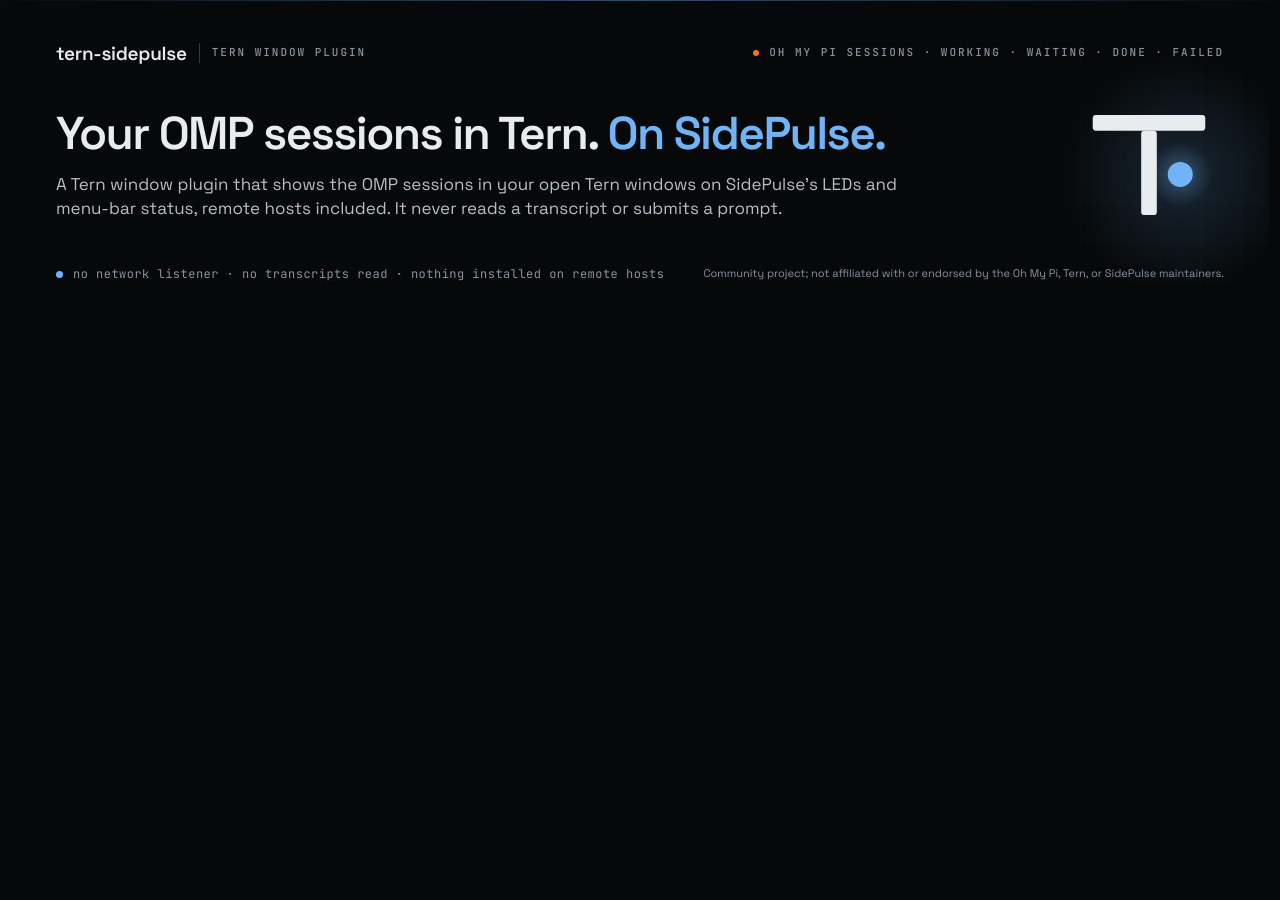
<file: assets/banner.html>
<!doctype html>
<html lang="en">
<head>
<meta charset="utf-8">
<title>tern-sidepulse — banner</title>
<link rel="stylesheet" href="brand.css">
<style>
  .banner { width: 1280px; height: 320px; padding: 38px 56px 34px; display: grid; grid-template-rows: 30px 1fr 24px; }
  .top, .bottom { display: flex; align-items: center; justify-content: space-between; }
  .brand-name { font-size: 19px; }
  .hero { display: grid; grid-template-columns: 1fr 150px; align-items: center; gap: 60px; }
  h1 { margin: 0; font-size: 46px; line-height: 1.05; letter-spacing: -.035em; font-weight: 600; }
  h1 span { color: var(--pane); }
  .sub { margin-top: 14px; max-width: 860px; color: var(--body); font-size: 17px; line-height: 1.42; }
  .pane-mark { width: 150px; height: 150px; }
  .bottom { justify-content: flex-start; gap: 10px; font-size: 12px; color: var(--muted); letter-spacing: .04em; white-space: nowrap; }
  .bottom .sep { color: var(--line-strong); }
  .bottom .legal { margin-left: auto; font-family: "Space Grotesk", system-ui, sans-serif; font-size: 11px; letter-spacing: 0; color: var(--muted); }
</style>
</head>
<body>
<div class="canvas banner">
  <div class="top">
    <div class="brand"><span class="brand-name">tern-sidepulse</span><span class="brand-rule"></span><span class="eyebrow">Tern window plugin</span></div>
    <div class="eyebrow" style="display:flex;align-items:center;gap:10px"><span class="kin"></span><span>Oh My Pi sessions · working · waiting · done · failed</span></div>
  </div>
  <div class="hero">
    <div>
      <h1>Your OMP sessions in Tern. <span>On SidePulse.</span></h1>
      <div class="sub">A Tern window plugin that shows the OMP sessions in your open Tern windows on SidePulse's LEDs and menu-bar status, remote hosts included. It never reads a transcript or submits a prompt.</div>
    </div>
    <div class="pane-mark"><img src="logo.svg" alt=""></div>
  </div>
  <div class="bottom mono">
    <span class="dot"></span>
    <span>no network listener · no transcripts read · nothing installed on remote hosts</span>
    <span class="legal">Community project; not affiliated with or endorsed by the Oh My Pi, Tern, or SidePulse maintainers.</span>
  </div>
</div>
</body>
</html>
</file>
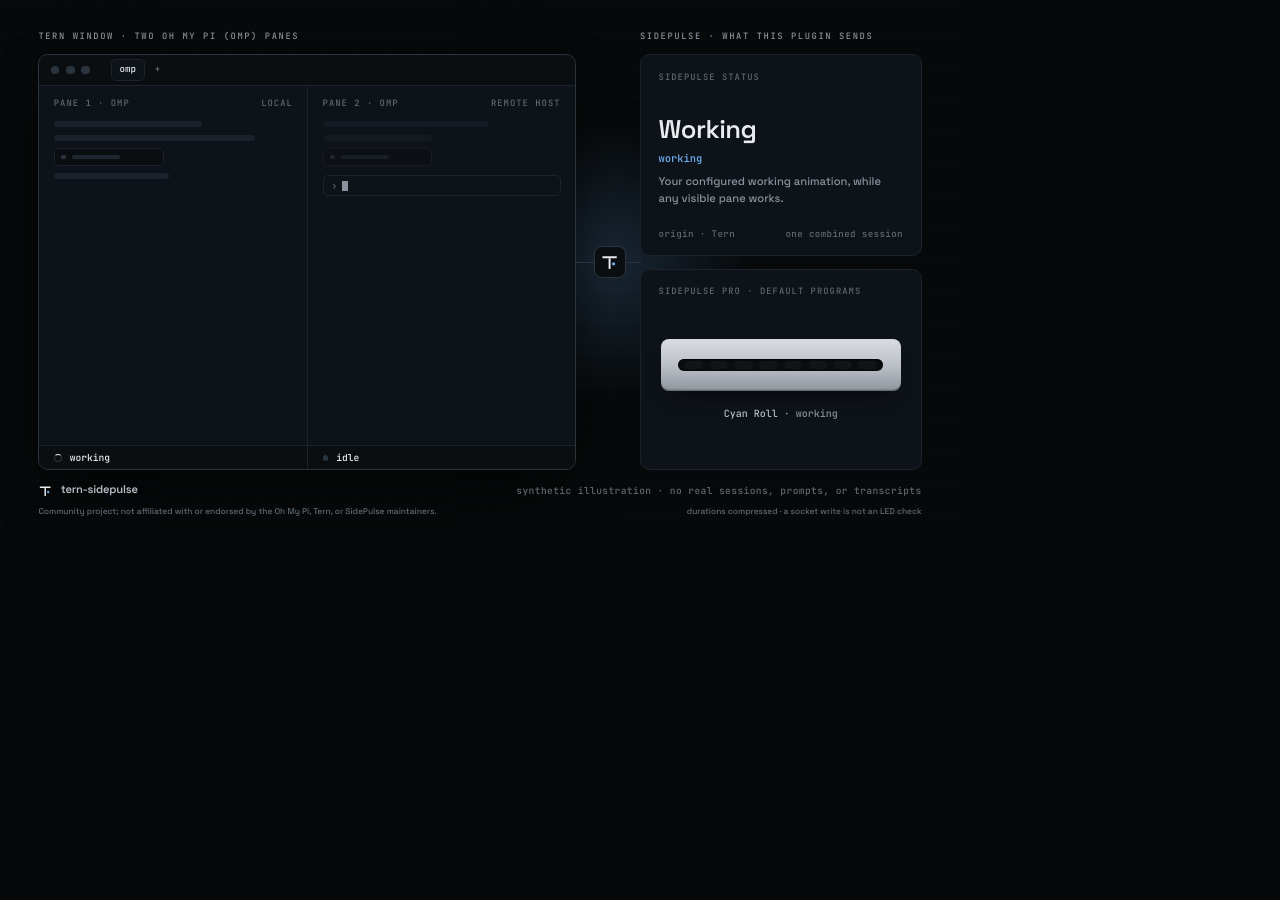
<file: assets/demo.html>
<!doctype html>
<html lang="en">
<head>
<meta charset="utf-8">
<title>tern-sidepulse — synthetic demo</title>
<link rel="stylesheet" href="brand.css">
<style>
  /* Synthetic illustration (docs/media/README.md). Every pixel is a function of `?t=<seconds>`:
     scripts/render_assets.py captures one headless-Chrome screenshot per frame, so nothing here reads
     the clock. Design coordinates are 1200×675; `zoom: 0.8` renders the 960×540 canvas. */
  :root {
    --surface: #0E1319; --raised: #0B0E11; --border-subtle: #161C22; --border: #1C232B; --border-strong: #2A343E;
    --faint: #5F6870;
    --led-cyan: #00E5FF; --led-amber: #FF3A00; --led-green: #00FF66; --led-dim: #006060;
    --t: 0s;
  }
  html, body { width: 960px; height: 540px; }
  .canvas { width: 1200px; height: 675px; zoom: 0.8; }
  .canvas::after { display: none; }
  .eyebrow.l { position: absolute; left: 48px; top: 40px; }
  .eyebrow.r { position: absolute; left: 800px; top: 40px; }

  /* A Tern window reduced to chrome: title bar, one tab, two panes with skeleton transcripts. */
  .win { position: absolute; left: 48px; top: 68px; width: 672px; height: 520px; border-radius: 12px; background: var(--surface); border: 1px solid var(--border-strong); box-shadow: 0 30px 80px -30px rgba(0, 0, 0, 0.9); overflow: hidden; }
  .titlebar { height: 38px; display: flex; align-items: center; padding: 0 14px; gap: 8px; border-bottom: 1px solid var(--border); background: var(--raised); }
  .titlebar i { width: 11px; height: 11px; border-radius: 50%; background: var(--border-strong); display: block; }
  .titlebar .tabs { margin-left: 18px; display: flex; gap: 6px; align-items: center; }
  .tab { font: 500 11.5px/1 "JetBrains Mono", ui-monospace, monospace; color: var(--muted); padding: 7px 10px; border-radius: 6px; }
  .tab.on { color: var(--ink); background: var(--surface); border: 1px solid var(--border); }
  .tab.plus { color: var(--faint); padding: 7px 6px; }
  .panes { position: absolute; inset: 39px 0 0 0; display: grid; grid-template-columns: 1fr 1fr; }
  .pane { position: relative; padding: 16px 18px 46px; overflow: hidden; }
  .pane + .pane { border-left: 1px solid var(--border); }
  .pane .head { font: 500 11px/1 "JetBrains Mono", ui-monospace, monospace; letter-spacing: 0.12em; text-transform: uppercase; color: var(--faint); margin-bottom: 16px; display: flex; justify-content: space-between; }
  .lines { display: grid; gap: 9px; align-content: start; }
  .line { height: 8px; border-radius: 4px; background: #1A212A; }
  .line.hot { background: #243040; }
  .line.tool { height: 22px; border-radius: 6px; background: var(--raised); border: 1px solid var(--border); width: 46% !important; display: flex; align-items: center; padding: 0 8px; gap: 8px; }
  .line.tool::before { content: ""; width: 6px; height: 6px; border-radius: 2px; background: var(--border-strong); }
  .line.tool::after { content: ""; height: 6px; width: 50%; border-radius: 3px; background: #1F2831; }
  .ask { margin-top: 12px; border: 1px solid var(--border-strong); border-radius: 8px; padding: 12px; display: grid; gap: 9px; background: var(--raised); }
  .ask .q { height: 8px; width: 70%; border-radius: 4px; background: var(--border-strong); }
  .ask .opt { height: 24px; border-radius: 6px; border: 1px solid var(--border); display: flex; align-items: center; padding: 0 8px; gap: 8px; }
  .ask .opt::before { content: ""; width: 7px; height: 7px; border-radius: 50%; border: 1px solid var(--border-strong); }
  .ask .opt i { height: 6px; width: 52%; border-radius: 3px; background: #1F2831; display: block; }
  .ask .opt.sel { border-color: var(--border-strong); background: #131A22; }
  .ask .opt.sel::before { background: var(--ink); border-color: var(--ink); }
  .prompt { margin-top: 12px; height: 26px; border-radius: 6px; border: 1px solid var(--border); display: flex; align-items: center; padding: 0 10px; font: 500 12px/1 "JetBrains Mono", ui-monospace, monospace; color: var(--faint); gap: 6px; }
  .prompt .caret { width: 7px; height: 13px; background: var(--muted); }
  .status { position: absolute; left: 0; right: 0; bottom: 0; height: 30px; border-top: 1px solid var(--border); padding: 0 18px; display: flex; align-items: center; gap: 10px; font: 500 12px/1 "JetBrains Mono", ui-monospace, monospace; color: var(--muted); background: var(--raised); }
  .status b { font-weight: 500; color: var(--ink); }
  .status .dot { width: 7px; height: 7px; border-radius: 50%; background: var(--border-strong); }
  .status .spin { width: 10px; height: 10px; border-radius: 50%; border: 2px solid var(--border-strong); border-top-color: var(--ink); animation: spin 0.9s linear infinite; animation-delay: calc(-1 * var(--t)); animation-play-state: paused; }
  @keyframes spin { to { transform: rotate(360deg); } }
  .pane[data-state="working"] .status .dot { display: none; }
  .pane:not([data-state="working"]) .status .spin { display: none; }
  .pane[data-state="waiting"] .status .dot { background: var(--ink); }
  .pane[data-state="done"] .status .dot { background: var(--body); }
  .pane[data-state="idle"] .status .dot { background: var(--border-strong); }
  .pane[data-state="idle"] .lines { opacity: 0.55; }
  .pane .ask, .pane .prompt { display: none; }
  .pane[data-state="waiting"] .ask { display: grid; }
  .pane[data-state="idle"] .prompt { display: flex; }

  /* The connector: the plugin carries one status from the window to SidePulse. */
  .link { position: absolute; left: 720px; top: 327px; width: 80px; height: 2px; background: var(--border-strong); }
  .link .pulse { position: absolute; top: -4px; left: -5px; width: 10px; height: 10px; border-radius: 50%; background: var(--pane); box-shadow: 0 0 12px 3px var(--pane-glow); opacity: 0; }
  .mark { position: absolute; left: 742px; top: 308px; width: 40px; height: 40px; display: grid; place-items: center; border-radius: 10px; background: var(--ink-dark); border: 1px solid var(--border-strong); }
  .mark svg { width: 24px; height: 24px; }
  .glow { position: absolute; left: 762px; top: 328px; width: 460px; height: 460px; transform: translate(-50%, -50%); z-index: -1; background: radial-gradient(circle, var(--pane-glow) 0%, transparent 55%); }

  /* SidePulse: the status it shows and its default LED programs on an eight-LED strip. */
  .sp { position: absolute; left: 800px; top: 68px; width: 352px; height: 520px; display: grid; grid-template-rows: 1fr 1fr; gap: 16px; }
  .card { position: relative; border-radius: 12px; background: var(--surface); border: 1px solid var(--border); padding: 22px; }
  .card .k { font: 500 11px/1 "JetBrains Mono", ui-monospace, monospace; letter-spacing: 0.12em; text-transform: uppercase; color: var(--faint); }
  .card .mode { margin-top: 44px; font: 600 32px/1.05 "Space Grotesk", system-ui, sans-serif; letter-spacing: -0.02em; color: var(--ink); }
  .card .key { margin-top: 10px; font: 500 13px/1.4 "JetBrains Mono", ui-monospace, monospace; color: var(--pane); }
  .card .note { margin-top: 10px; font: 500 14px/1.45 "Space Grotesk", system-ui, sans-serif; color: var(--muted); }
  .card .sess { position: absolute; left: 22px; right: 22px; bottom: 20px; display: flex; justify-content: space-between; font: 500 11.5px/1 "JetBrains Mono", ui-monospace, monospace; color: var(--faint); letter-spacing: 0.04em; }
  .device { display: grid; align-content: center; justify-items: center; gap: 20px; }
  .device .k { position: absolute; left: 22px; top: 22px; }
  .edge { position: relative; width: 300px; height: 64px; margin-top: 26px; border-radius: 10px; background: linear-gradient(180deg, #D9DDE2 0%, #B9BEC5 55%, #8F959D 100%); box-shadow: inset 0 -2px 0 rgba(0, 0, 0, 0.25), 0 14px 30px -16px rgba(0, 0, 0, 0.9); }
  .edge::before { content: ""; position: absolute; left: 22px; right: 22px; top: 24px; height: 16px; border-radius: 8px; background: #0A0C0E; box-shadow: inset 0 1px 2px rgba(0, 0, 0, 0.9); }
  .leds { position: absolute; left: 30px; right: 30px; top: 27px; height: 10px; display: grid; grid-template-columns: repeat(8, 1fr); gap: 8px; }
  .led { height: 10px; border-radius: 5px; background: #111518; --c: var(--led-cyan); animation-delay: calc(-1 * var(--t)) !important; animation-play-state: paused !important; }
  /* cyan-roll-8.LED: each LED pulses #00E5FF over 760 ms, 95 ms behind its neighbour. The delays stay
     negative (the program has always been running), offset so t=0 shows the wave mid-roll. */
  .leds[data-prog="cyan-roll"] .led { animation: roll 760ms ease-in-out infinite; }
  .leds[data-prog="cyan-roll"] .led:nth-child(1) { animation-delay: calc(-1 * var(--t) - 1140ms + 0ms) !important; }
  .leds[data-prog="cyan-roll"] .led:nth-child(2) { animation-delay: calc(-1 * var(--t) - 1140ms + 95ms) !important; }
  .leds[data-prog="cyan-roll"] .led:nth-child(3) { animation-delay: calc(-1 * var(--t) - 1140ms + 190ms) !important; }
  .leds[data-prog="cyan-roll"] .led:nth-child(4) { animation-delay: calc(-1 * var(--t) - 1140ms + 285ms) !important; }
  .leds[data-prog="cyan-roll"] .led:nth-child(5) { animation-delay: calc(-1 * var(--t) - 1140ms + 380ms) !important; }
  .leds[data-prog="cyan-roll"] .led:nth-child(6) { animation-delay: calc(-1 * var(--t) - 1140ms + 475ms) !important; }
  .leds[data-prog="cyan-roll"] .led:nth-child(7) { animation-delay: calc(-1 * var(--t) - 1140ms + 570ms) !important; }
  .leds[data-prog="cyan-roll"] .led:nth-child(8) { animation-delay: calc(-1 * var(--t) - 1140ms + 665ms) !important; }
  @keyframes roll { 0%, 100% { background: #111518; box-shadow: none; } 50% { background: var(--led-cyan); box-shadow: 0 0 10px 2px rgba(0, 229, 255, 0.75), 0 0 28px 6px rgba(0, 229, 255, 0.25); } }
  /* amber-pulse.LED: off, then #FF3A00 over a 1.6 s pulse, repeated. */
  .leds[data-prog="amber-pulse"] .led { --c: var(--led-amber); animation: amber 1.6s ease-in-out infinite; }
  @keyframes amber { 0%, 100% { background: #111518; box-shadow: none; } 50% { background: var(--led-amber); box-shadow: 0 0 10px 2px rgba(255, 58, 0, 0.75), 0 0 28px 6px rgba(255, 58, 0, 0.25); } }
  /* solid-green.LED: #00FF66. */
  .leds[data-prog="solid-green"] .led { background: var(--led-green); box-shadow: 0 0 10px 2px rgba(0, 255, 102, 0.75), 0 0 28px 6px rgba(0, 255, 102, 0.25); }
  /* idle-pulse-8.LED: off for 2 s, then LEDs 2–5 ease to #006060 #00E5FF #00E5FF #006060 over 2 s, repeated. */
  .leds[data-prog="idle-pulse"] .led { animation: idle 4s ease-in-out infinite; }
  .leds[data-prog="idle-pulse"] .led:nth-child(3), .leds[data-prog="idle-pulse"] .led:nth-child(6) { --c: var(--led-dim); }
  .leds[data-prog="idle-pulse"] .led:nth-child(1), .leds[data-prog="idle-pulse"] .led:nth-child(2), .leds[data-prog="idle-pulse"] .led:nth-child(7), .leds[data-prog="idle-pulse"] .led:nth-child(8) { animation: none; }
  @keyframes idle { 0%, 50%, 100% { background: #111518; box-shadow: none; } 75% { background: var(--c); box-shadow: 0 0 10px 2px color-mix(in srgb, var(--c) 60%, transparent); } }
  .device .prog { font: 500 12.5px/1.4 "JetBrains Mono", ui-monospace, monospace; color: var(--muted); }
  .device .prog b { color: var(--body); font-weight: 500; }

  .foot { position: absolute; left: 48px; right: 48px; bottom: 30px; display: grid; gap: 12px; font: 500 12px/1 "JetBrains Mono", ui-monospace, monospace; letter-spacing: 0.04em; color: var(--faint); }
  .foot .row { display: flex; align-items: center; justify-content: space-between; }
  .foot .brand { gap: 10px; color: var(--body); font: 600 14px/1 "Space Grotesk", system-ui, sans-serif; letter-spacing: -0.015em; }
  .foot .brand svg { width: 18px; height: 18px; }
  .foot .legal { font: 500 10.5px/1 "Space Grotesk", system-ui, sans-serif; letter-spacing: 0; color: var(--faint); }
</style>
</head>
<body>
<div class="canvas">
  <div class="glow"></div>
  <div class="eyebrow l">Tern window · two Oh My Pi (OMP) panes</div>
  <div class="eyebrow r">SidePulse · what this plugin sends</div>

  <div class="win">
    <div class="titlebar"><i></i><i></i><i></i>
      <div class="tabs"><span class="tab on">omp</span><span class="tab plus">+</span></div>
    </div>
    <div class="panes">
      <section class="pane" id="A">
        <div class="head"><span>pane 1 · omp</span><span>local</span></div>
        <div class="lines" id="LA"></div>
        <div class="ask"><div class="q"></div><div class="opt sel"><i></i></div><div class="opt"><i></i></div></div>
        <div class="prompt">›<span class="caret"></span></div>
        <div class="status"><span class="spin"></span><span class="dot"></span><b class="word"></b></div>
      </section>
      <section class="pane" id="B">
        <div class="head"><span>pane 2 · omp</span><span>remote host</span></div>
        <div class="lines" id="LB"></div>
        <div class="ask"><div class="q"></div><div class="opt sel"><i></i></div><div class="opt"><i></i></div></div>
        <div class="prompt">›<span class="caret"></span></div>
        <div class="status"><span class="spin"></span><span class="dot"></span><b class="word"></b></div>
      </section>
    </div>
  </div>

  <div class="link"><div class="pulse" id="pulse"></div></div>
  <div class="mark"><svg viewBox="0 0 96 96" aria-hidden="true"><rect x="12" y="16" width="72" height="10" rx="2" fill="#E8ECEF"/><rect x="43" y="26" width="10" height="54" rx="2" fill="#E8ECEF"/><circle cx="68" cy="54" r="8" fill="#70B3F7"/></svg></div>

  <div class="sp">
    <div class="card">
      <div class="k">SidePulse status</div>
      <div class="mode" id="mode"></div>
      <div class="key" id="key"></div>
      <div class="note" id="note"></div>
      <div class="sess"><span>origin · Tern</span><span>one combined session</span></div>
    </div>
    <div class="card device">
      <div class="k">SidePulse Pro · default programs</div>
      <div class="edge"><div class="leds" id="leds"><i class="led"></i><i class="led"></i><i class="led"></i><i class="led"></i><i class="led"></i><i class="led"></i><i class="led"></i><i class="led"></i></div></div>
      <div class="prog" id="prog"></div>
    </div>
  </div>

  <div class="foot">
    <div class="row">
      <span class="brand"><svg viewBox="0 0 96 96" aria-hidden="true"><rect x="12" y="16" width="72" height="10" rx="2" fill="#E8ECEF"/><rect x="43" y="26" width="10" height="54" rx="2" fill="#E8ECEF"/><circle cx="68" cy="54" r="8" fill="#70B3F7"/></svg>tern-sidepulse</span>
      <span>synthetic illustration · no real sessions, prompts, or transcripts</span>
    </div>
    <div class="row legal"><span>Community project; not affiliated with or endorsed by the Oh My Pi, Tern, or SidePulse maintainers.</span><span>durations compressed · a socket write is not an LED check</span></div>
  </div>
</div>
<script>
(() => {
  const params = new URLSearchParams(location.search);
  if (params.get("probe") === "fonts") {
    document.fonts.ready.then(() => {
      const ok = document.fonts.check('600 32px "Space Grotesk"') && document.fonts.check('500 13px "JetBrains Mono"');
      document.body.dataset.fonts = ok ? "ok" : "missing";
    });
  }
  const t = Math.max(0, parseFloat(params.get("t") || "0"));
  document.documentElement.style.setProperty("--t", t + "s");
  const LAG = 0.6; // the pulse travels the connector, then SidePulse updates
  // [start, pane 1, pane 2, SidePulse mode, status key, note, LED program, program label]
  const SCENES = [
    [0,    "working", "idle",    "Working",           "working",           "Your configured working animation, while any visible pane works.", "cyan-roll",   "Cyan Roll · working"],
    [3,    "working", "waiting", "Waiting for input", "waiting_for_input", "An ask or an approval. Outranks working while any pane waits.",     "amber-pulse", "Amber Pulse · waiting for input"],
    [7,    "working", "working", "Working",           "working",           "The ask was answered; both panes work.",                              "cyan-roll",   "Cyan Roll · working"],
    [9,    "working", "done",    "Working",           "working",           "One turn finished; working still outranks it.",                      "cyan-roll",   "Cyan Roll · working"],
    [10.5, "done",    "done",    "Completed",         "completed",         "Both turns finished. Held for 15 s, unless a session resumes first.", "solid-green", "Solid Green · completed"],
    [13.5, "idle",    "idle",    "Idle / Ready",      "idle_ready",        "Nothing visible, or all idle: this plugin's status is cleared.",      "idle-pulse",  "Idle Pulse · idle / ready"],
  ];
  const WORD = { working: "working", waiting: "waiting for input", done: "done", idle: "idle" };
  let cur = SCENES[0], prev = null, since = 0;
  for (const s of SCENES) { if (t >= s[0]) { prev = cur === s ? prev : cur; cur = s; since = t - s[0]; } }
  const lagging = since < LAG && cur !== SCENES[0] && prev !== null && prev[4] !== cur[4];
  const shown = lagging ? prev : cur;
  const A = document.getElementById("A"), B = document.getElementById("B");
  A.dataset.state = cur[1]; B.dataset.state = cur[2];
  A.querySelector(".word").textContent = WORD[cur[1]]; B.querySelector(".word").textContent = WORD[cur[2]];
  document.getElementById("mode").textContent = shown[3];
  document.getElementById("key").textContent = shown[4];
  document.getElementById("note").textContent = shown[5];
  document.getElementById("leds").dataset.prog = shown[6];
  const label = shown[7].split(" · ");
  const prog = document.getElementById("prog");
  const strong = document.createElement("b"); strong.textContent = label[0];
  prog.replaceChildren(strong, document.createTextNode(" · " + label[1]));
  const pulse = document.getElementById("pulse");
  if (lagging) { const p = since / LAG; pulse.style.opacity = String(1 - Math.pow(p, 3)); pulse.style.left = (-5 + p * 80) + "px"; }

  // Transcript skeletons: fixed line scripts revealed over each pane's working time. Widths are percentages.
  const WA = [62, 84, "tool", 48, 72, 90, "tool", 36, 58, 80, 44, "tool", 66, 52, 78, 40, 70, 34];
  const WB = [70, 46, "tool", 58, 82, 38, 64, "tool", 50, 76, 42];
  function fill(el, script, n, hotEvery) {
    el.replaceChildren();
    for (let i = 0; i < Math.min(n, script.length); i++) {
      const d = document.createElement("div");
      if (script[i] === "tool") d.className = "line tool";
      else { d.className = "line" + (i % hotEvery === hotEvery - 1 ? " hot" : ""); d.style.width = script[i] + "%"; }
      el.appendChild(d);
    }
  }
  // Pane 1 works from t=0 on four seed lines; pane 2 idles on three, waits, then works from t=7.
  const aLines = cur[1] === "working" ? 4 + Math.floor(t * 1.6) : cur[1] === "done" || cur[1] === "idle" ? WA.length : 4;
  const bLines = t < 7 ? 3 : cur[2] === "working" ? 3 + Math.floor((t - 7) * 2.4) : WB.length;
  fill(document.getElementById("LA"), WA, aLines, 5);
  fill(document.getElementById("LB"), WB, bLines, 4);
  for (const caret of document.querySelectorAll(".caret")) caret.style.opacity = (t % 1) < 0.5 ? "1" : "0";
})();
</script>
</body>
</html>
</file>
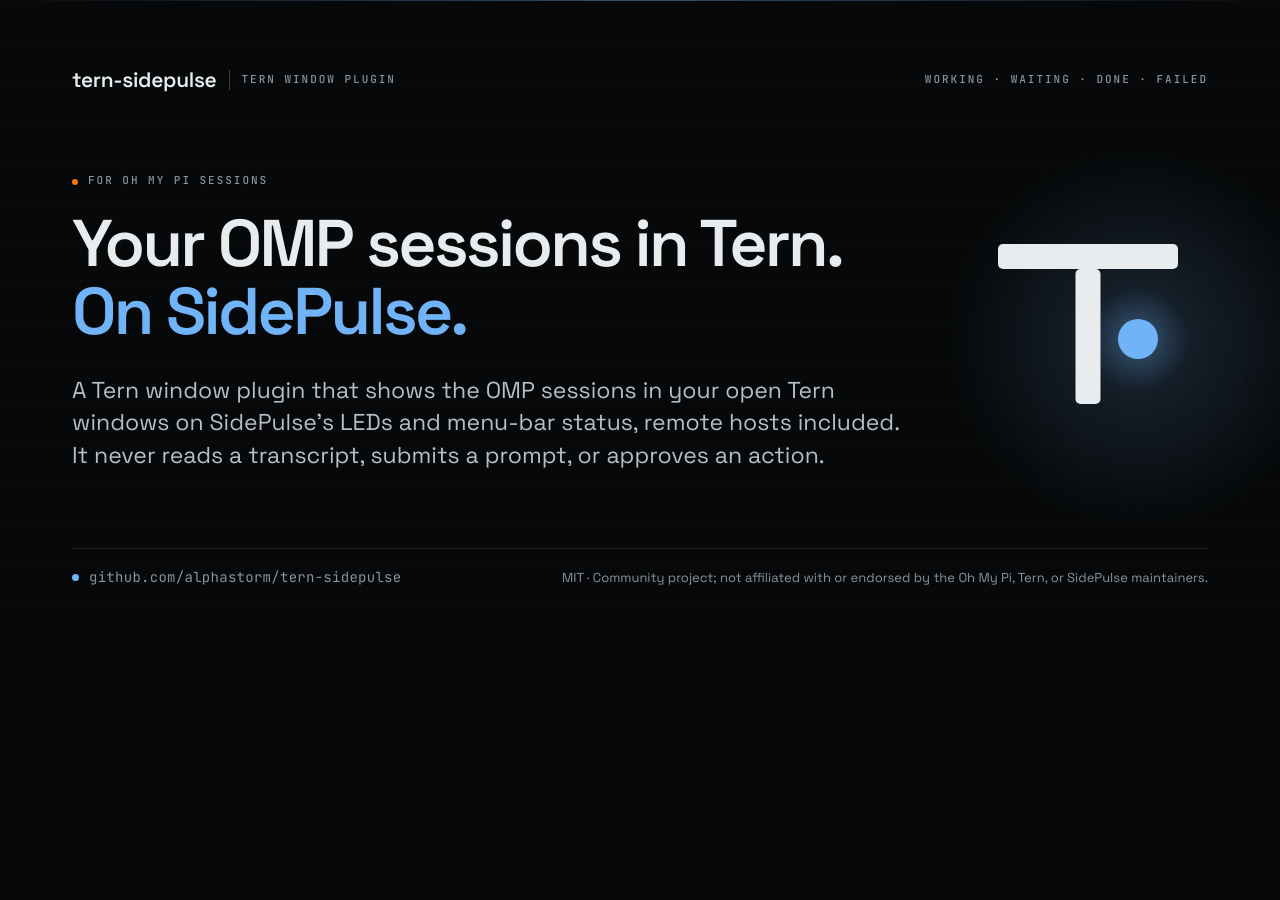
<file: assets/og.html>
<!doctype html>
<html lang="en">
<head>
<meta charset="utf-8">
<title>tern-sidepulse — social preview</title>
<link rel="stylesheet" href="brand.css">
<style>
  .og { width: 1280px; height: 640px; padding: 60px 72px 52px; display: grid; grid-template-rows: 40px 1fr 40px; }
  .top, .bottom { display: flex; align-items: center; justify-content: space-between; }
  .hero { display: grid; grid-template-columns: 1fr 240px; align-items: center; gap: 56px; }
  .kicker { display: flex; align-items: center; gap: 10px; margin-bottom: 24px; }
  h1 { margin: 0; font-size: 66px; line-height: 1.02; letter-spacing: -.04em; font-weight: 600; }
  h1 span { color: var(--pane); }
  .sub { margin-top: 28px; max-width: 830px; color: var(--body); font-size: 23px; line-height: 1.42; text-wrap: pretty; }
  .pane-mark { width: 240px; height: 240px; }
  .bottom { border-top: 1px solid var(--line); padding-top: 18px; font-size: 14px; color: var(--muted); letter-spacing: .02em; }
  .bottom .left { display: flex; align-items: center; gap: 10px; }
  .bottom .legal { font-family: "Space Grotesk", system-ui, sans-serif; font-size: 13px; letter-spacing: 0; color: var(--muted); }
</style>
</head>
<body>
<div class="canvas og">
  <div class="top">
    <div class="brand"><span class="brand-name">tern-sidepulse</span><span class="brand-rule"></span><span class="eyebrow">Tern window plugin</span></div>
    <div class="eyebrow">working · waiting · done · failed</div>
  </div>
  <div class="hero">
    <div>
      <div class="kicker eyebrow"><span class="kin"></span><span>For Oh My Pi sessions</span></div>
      <h1>Your OMP sessions in Tern.<br><span>On SidePulse.</span></h1>
      <div class="sub">A Tern window plugin that shows the OMP sessions in your open Tern windows on SidePulse's LEDs and menu-bar status, remote hosts included. It never reads a transcript, submits a prompt, or approves an action.</div>
    </div>
    <div class="pane-mark"><img src="logo.svg" alt=""></div>
  </div>
  <div class="bottom mono">
    <div class="left"><span class="dot"></span><span>github.com/alphastorm/tern-sidepulse</span></div>
    <div class="legal">MIT · Community project; not affiliated with or endorsed by the Oh My Pi, Tern, or SidePulse maintainers.</div>
  </div>
</div>
</body>
</html>
</file>
<file: assets/brand.css>
/* tern-sidepulse exported-artwork tokens (docs/BRAND.md). Artwork only: the public site serves its own
   first-party font subsets and never loads this file or its Google Fonts import. */
@import url("https://fonts.googleapis.com/css2?family=JetBrains+Mono:wght@400;500&family=Space+Grotesk:wght@500;600&display=swap");

:root {
  --ground: #060809;
  --ink-dark: #0B0E11;
  --ink: #E8ECEF;
  --body: #B6BEC7;
  --muted: #8A939D;
  --line: rgba(232, 236, 239, 0.10);
  --line-strong: rgba(232, 236, 239, 0.22);
  --pane: #70B3F7;
  --pane-glow: rgba(112, 179, 247, 0.18);
  --kinship: #F97316;
}

* { box-sizing: border-box; }
html, body { margin: 0; width: 100%; height: 100%; overflow: hidden; }
body {
  background: var(--ground);
  color: var(--ink);
  font-family: "Space Grotesk", system-ui, sans-serif;
  -webkit-font-smoothing: antialiased;
  text-rendering: geometricPrecision;
}

.canvas { position: relative; overflow: hidden; isolation: isolate; background: var(--ground); }
.canvas::before {
  content: "";
  position: absolute;
  inset: 0;
  z-index: -2;
  opacity: 0.5;
  background-image:
    linear-gradient(rgba(232, 236, 239, 0.025) 1px, transparent 1px),
    linear-gradient(90deg, rgba(232, 236, 239, 0.025) 1px, transparent 1px);
  background-size: 40px 40px;
}
.canvas::after {
  content: "";
  position: absolute;
  left: 0;
  right: 0;
  top: 0;
  height: 1px;
  z-index: -1;
  background: linear-gradient(90deg, transparent, rgba(112, 179, 247, 0.4), transparent);
}

.mono { font-family: "JetBrains Mono", ui-monospace, monospace; }
.eyebrow {
  font-family: "JetBrains Mono", ui-monospace, monospace;
  font-size: 11px;
  line-height: 1;
  font-weight: 500;
  letter-spacing: .18em;
  text-transform: uppercase;
  color: var(--muted);
}
.brand { display: flex; align-items: center; gap: 12px; }
.brand-name { font-size: 21px; font-weight: 600; letter-spacing: -.015em; }
.brand-rule { width: 1px; height: 20px; background: var(--line-strong); }

/* The mark at illustration scale: the canonical logo.svg over a soft Pane-sky glow centred on its dot
   (the dot sits at 70.8% / 56.25% of the mark; the -30% inset maps that to 63% / 54% of this box). */
.pane-mark { position: relative; justify-self: center; }
.pane-mark img { display: block; width: 100%; height: 100%; }
.pane-mark::before {
  content: "";
  position: absolute;
  inset: -30%;
  z-index: -1;
  background:
    radial-gradient(circle at 63% 54%, rgba(112, 179, 247, 0.34) 0%, transparent 16%),
    radial-gradient(circle at 63% 54%, var(--pane-glow) 0%, transparent 60%);
}

.dot { display: inline-block; width: 7px; height: 7px; border-radius: 50%; background: var(--pane); }
/* Kinship: upstream orange, at most once per surface, only beside an Oh My Pi mention. */
.kin { display: inline-block; width: 6px; height: 6px; border-radius: 50%; background: var(--kinship); }
</file>
